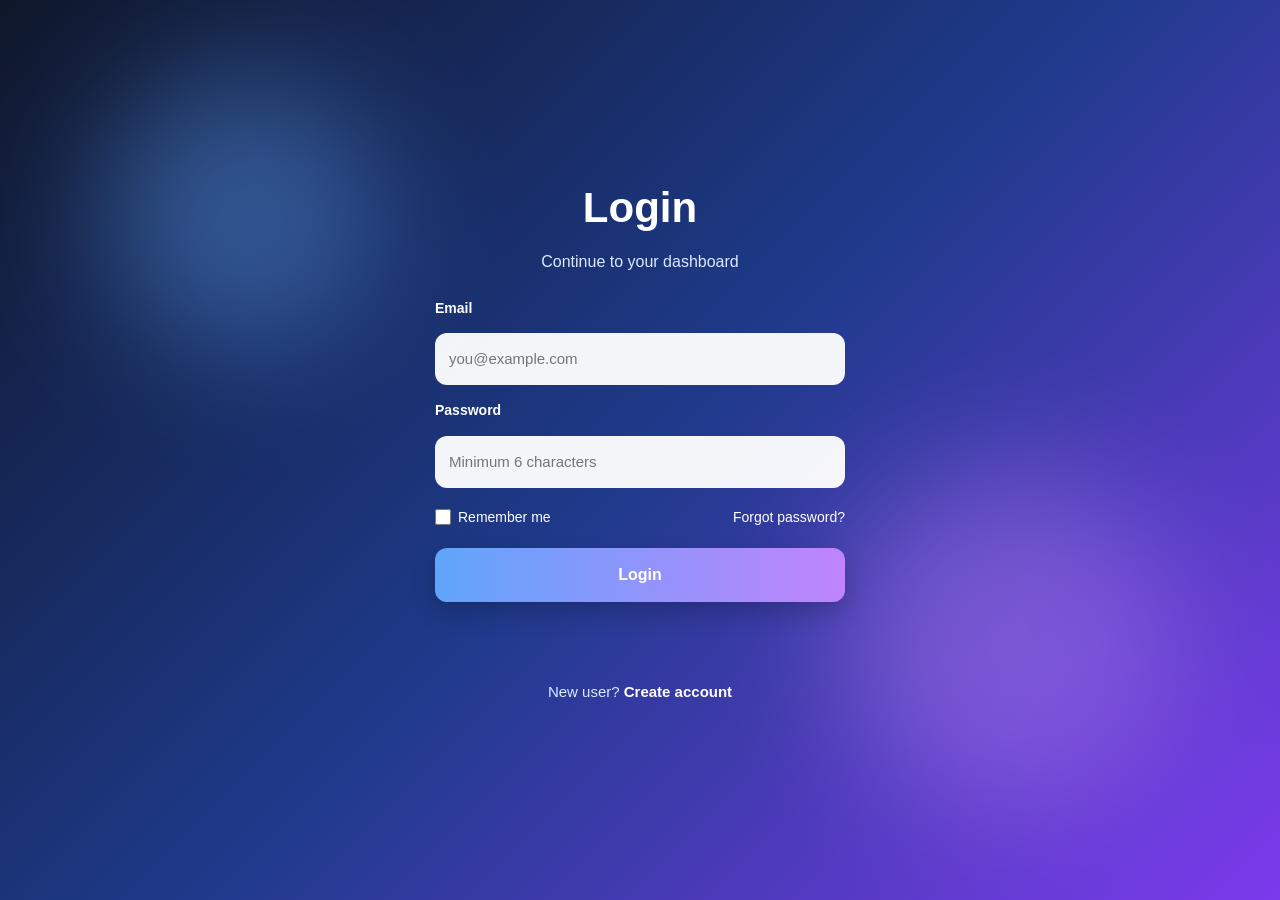
<file: Smart_library/index.html>
<!DOCTYPE html>
<html lang="en">
<head>
  <meta charset="UTF-8" />
  <meta name="viewport" content="width=device-width, initial-scale=1.0" />
  <title>BookVerse</title>
  <meta http-equiv="refresh" content="0; url=login.html" />
</head>
<body>
  <p>Redirecting to <a href="login.html">Login</a>...</p>
</body>
</html>
</file>
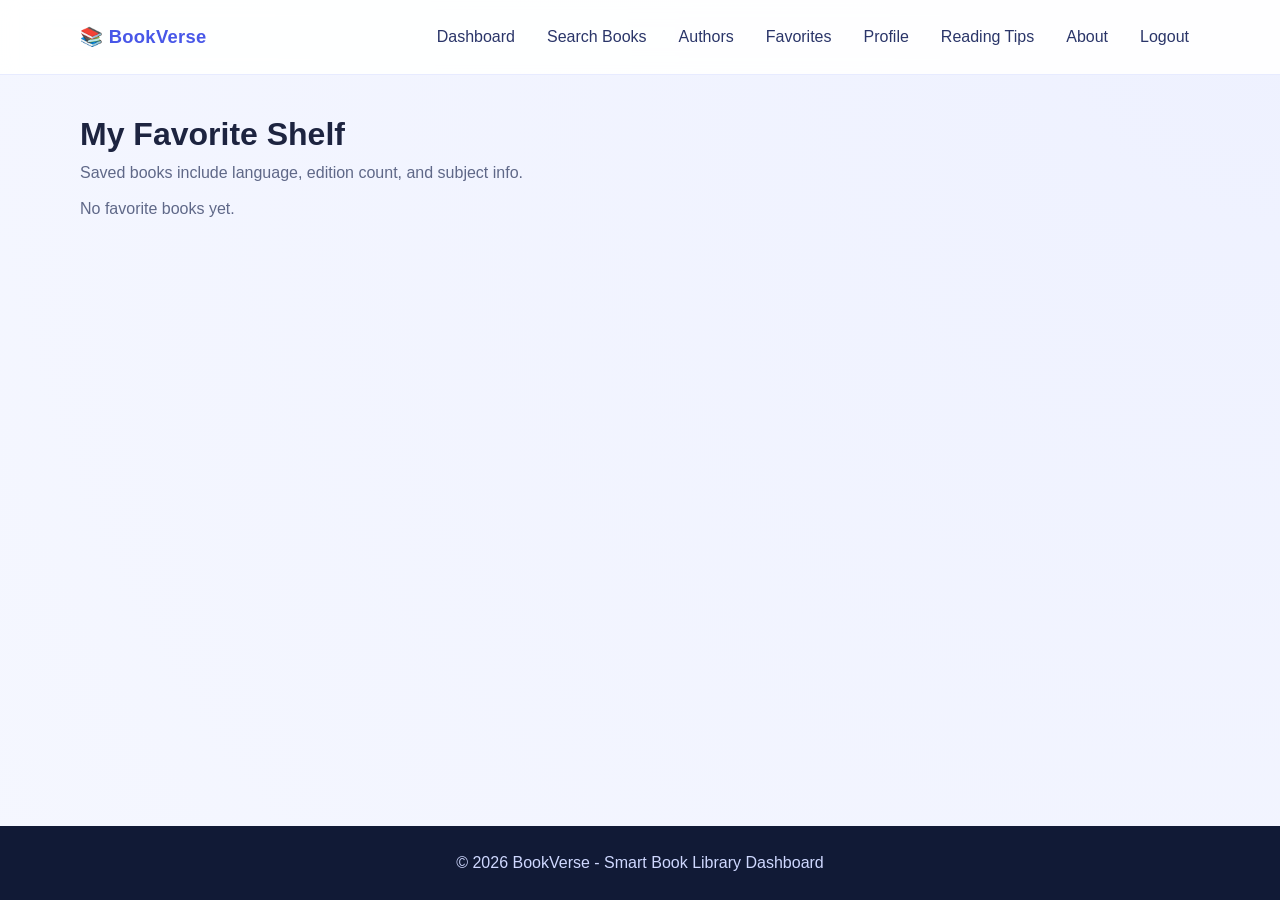
<file: Smart_library/favorites.html>
<!DOCTYPE html>
<html lang="en">
<head>
<meta charset="UTF-8" />
<meta name="viewport" content="width=device-width, initial-scale=1.0" />
<title>Favorites | BookVerse</title>

<link rel="stylesheet" href="style.css" />
<script defer src="script.js"></script>

<style>
/* keep footer bottom when no favorite cards */
body{
min-height:100vh;
display:flex;
flex-direction:column;
}

main{
flex:1;
}
</style>

</head>

<body>

<header>
<nav class="navbar container">
<a class="brand" href="home.html">📚 BookVerse</a>

<button id="menuBtn" class="menu-btn">☰</button>

<ul id="navLinks" class="nav-links">
<li><a href="home.html">Dashboard</a></li>
<li><a href="search.html">Search Books</a></li>
<li><a href="authors.html">Authors</a></li>
<li><a href="favorites.html">Favorites</a></li>
<li><a href="profile.php">Profile</a></li>
<li><a href="tips.html">Reading Tips</a></li>
<li><a href="about.html">About</a></li>
<li><a href="logout.php">Logout</a></li>
</ul>
</nav>
</header>

<main class="container section">

<h1>My Favorite Shelf</h1>

<p class="muted">
Saved books include language, edition count, and subject info.
</p>

<p id="emptyFav" class="muted" style="margin-top:10px;">
No favorite books yet.
</p>

<section id="favGrid" class="grid" style="margin-top:12px;"></section>

</main>

<footer class="footer">© 2026 BookVerse - Smart Book Library Dashboard</footer>

<button id="topBtn" class="btn btn-primary">Top</button>
<div id="toast" class="toast"></div>

</body>
</html>
</file>
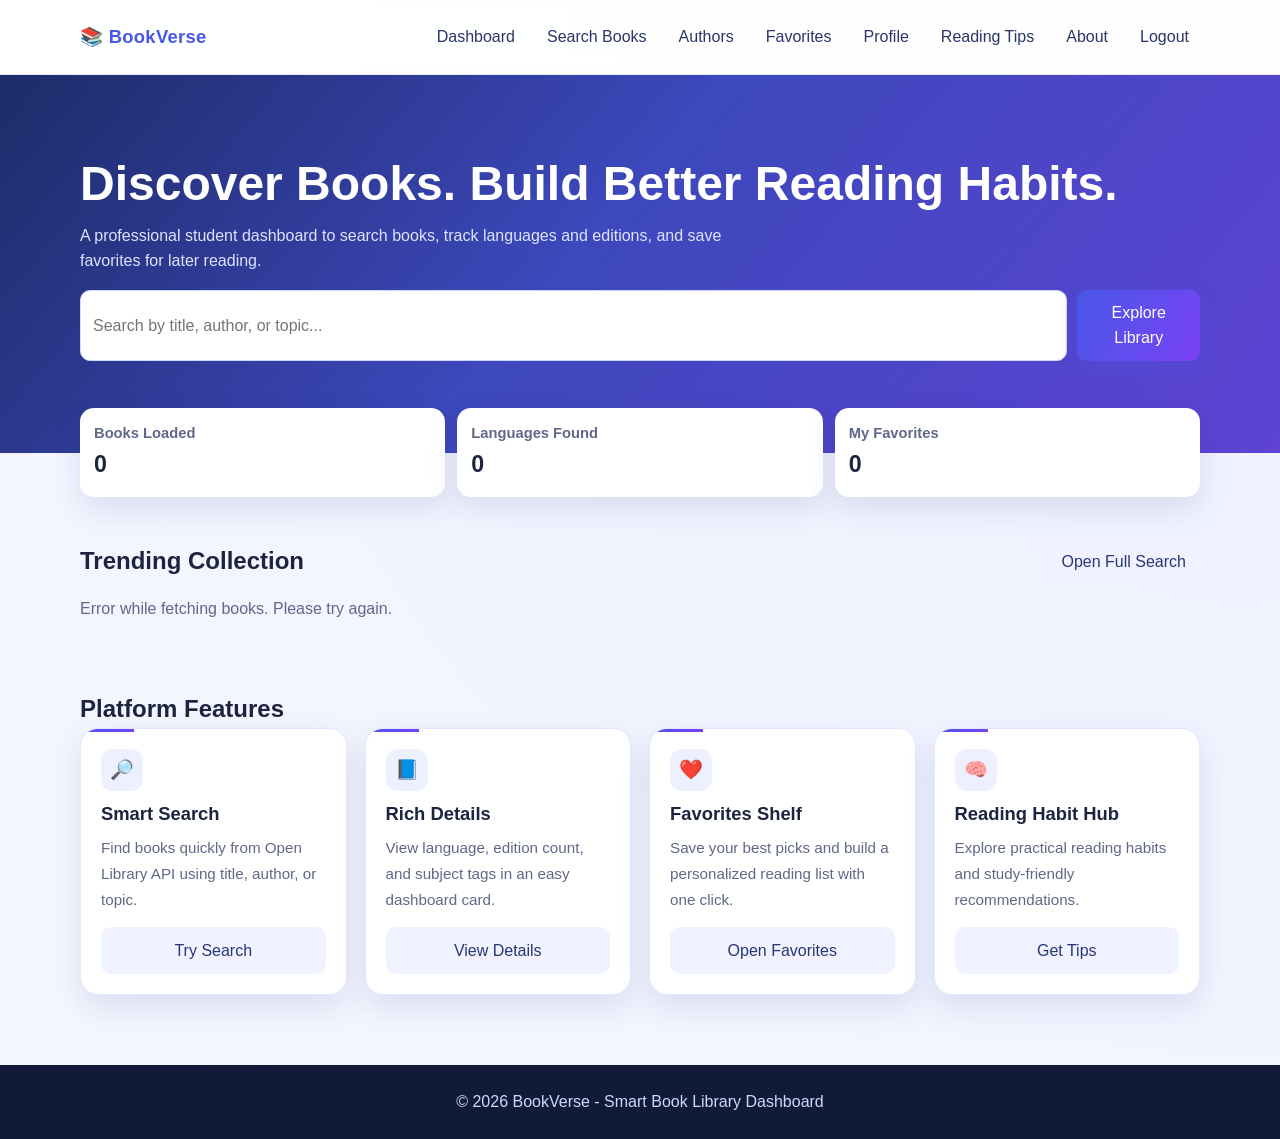
<file: Smart_library/home.html>
<!DOCTYPE html>
<html lang="en">
<head>
<meta charset="UTF-8" />
<meta name="viewport" content="width=device-width, initial-scale=1.0" />
<title>Dashboard | BookVerse</title>

<link rel="stylesheet" href="style.css" />
<script defer src="script.js"></script>

<style>
/* FIX FEATURE CARD TEXT FITTING ONLY */

.feature-grid{
display:grid;
grid-template-columns:repeat(auto-fit,minmax(250px,1fr));
gap:18px;
align-items:stretch;
}

.feature-interactive{
display:flex;
flex-direction:column;
height:100%;
padding:20px;
border-radius:18px;
}

.feature-interactive h3{
font-size:1.15rem;
margin-bottom:8px;
line-height:1.4;
word-break:break-word;
}

.feature-interactive p{
font-size:.95rem;
line-height:1.7;
color:var(--muted);
margin-bottom:14px;
flex-grow:1;
word-wrap:break-word;
overflow-wrap:break-word;
}

.feature-interactive .btn{
margin-top:auto;
width:100%;
text-align:center;
padding:11px;
}

.feature-icon{
margin-bottom:10px;
flex-shrink:0;
}

@media(max-width:768px){
.feature-grid{
grid-template-columns:1fr;
}
}
</style>
</head>

<body>
<header>
<nav class="navbar container">
<a class="brand" href="home.html">📚 BookVerse</a>
<button id="menuBtn" class="menu-btn">☰</button>

<ul id="navLinks" class="nav-links">
<li><a href="home.html">Dashboard</a></li>
<li><a href="search.html">Search Books</a></li>
<li><a href="authors.html">Authors</a></li>
<li><a href="favorites.html">Favorites</a></li>
<li><a href="profile.php">Profile</a></li>
<li><a href="tips.html">Reading Tips</a></li>
<li><a href="about.html">About</a></li>
<li><a href="logout.php">Logout</a></li>
</ul>
</nav>
</header>

<section class="hero">
<div class="container">
<h1>Discover Books. Build Better Reading Habits.</h1>
<p>A professional student dashboard to search books, track languages and editions, and save favorites for later reading.</p>

<form id="heroForm" class="row">
<input id="heroInput" type="text" placeholder="Search by title, author, or topic..." required />
<button class="btn btn-primary" type="submit">Explore Library</button>
</form>
</div>
</section>

<main class="container">

<section class="dashboard-grid">
<article class="stat-card">
<h3>Books Loaded</h3>
<p id="totalBooks">0</p>
</article>

<article class="stat-card">
<h3>Languages Found</h3>
<p id="langCount">0</p>
</article>

<article class="stat-card">
<h3>My Favorites</h3>
<p id="favCount">0</p>
</article>
</section>

<section class="section">
<div class="section-head">
<h2>Trending Collection</h2>
<a class="btn btn-secondary" href="search.html">Open Full Search</a>
</div>

<p id="trendMsg" class="muted"></p>
<div id="trendingGrid" class="grid home-book-grid"></div>
</section>

<section class="section">
<h2>Platform Features</h2>

<div class="feature-grid interactive-features">

<article class="feature feature-interactive">
<div class="feature-icon">🔎</div>
<h3>Smart Search</h3>
<p>Find books quickly from Open Library API using title, author, or topic.</p>
<a class="btn btn-secondary" href="search.html">Try Search</a>
</article>

<article class="feature feature-interactive">
<div class="feature-icon">📘</div>
<h3>Rich Details</h3>
<p>View language, edition count, and subject tags in an easy dashboard card.</p>
<a class="btn btn-secondary" href="search.html">View Details</a>
</article>

<article class="feature feature-interactive">
<div class="feature-icon">❤️</div>
<h3>Favorites Shelf</h3>
<p>Save your best picks and build a personalized reading list with one click.</p>
<a class="btn btn-secondary" href="favorites.html">Open Favorites</a>
</article>

<article class="feature feature-interactive">
<div class="feature-icon">🧠</div>
<h3>Reading Habit Hub</h3>
<p>Explore practical reading habits and study-friendly recommendations.</p>
<a class="btn btn-secondary" href="tips.html">Get Tips</a>
</article>

</div>
</section>

</main>

<footer class="footer">© 2026 BookVerse - Smart Book Library Dashboard</footer>
<button id="topBtn" class="btn btn-primary">Top</button>
<div id="toast" class="toast"></div>

</body>
</html>
</file>
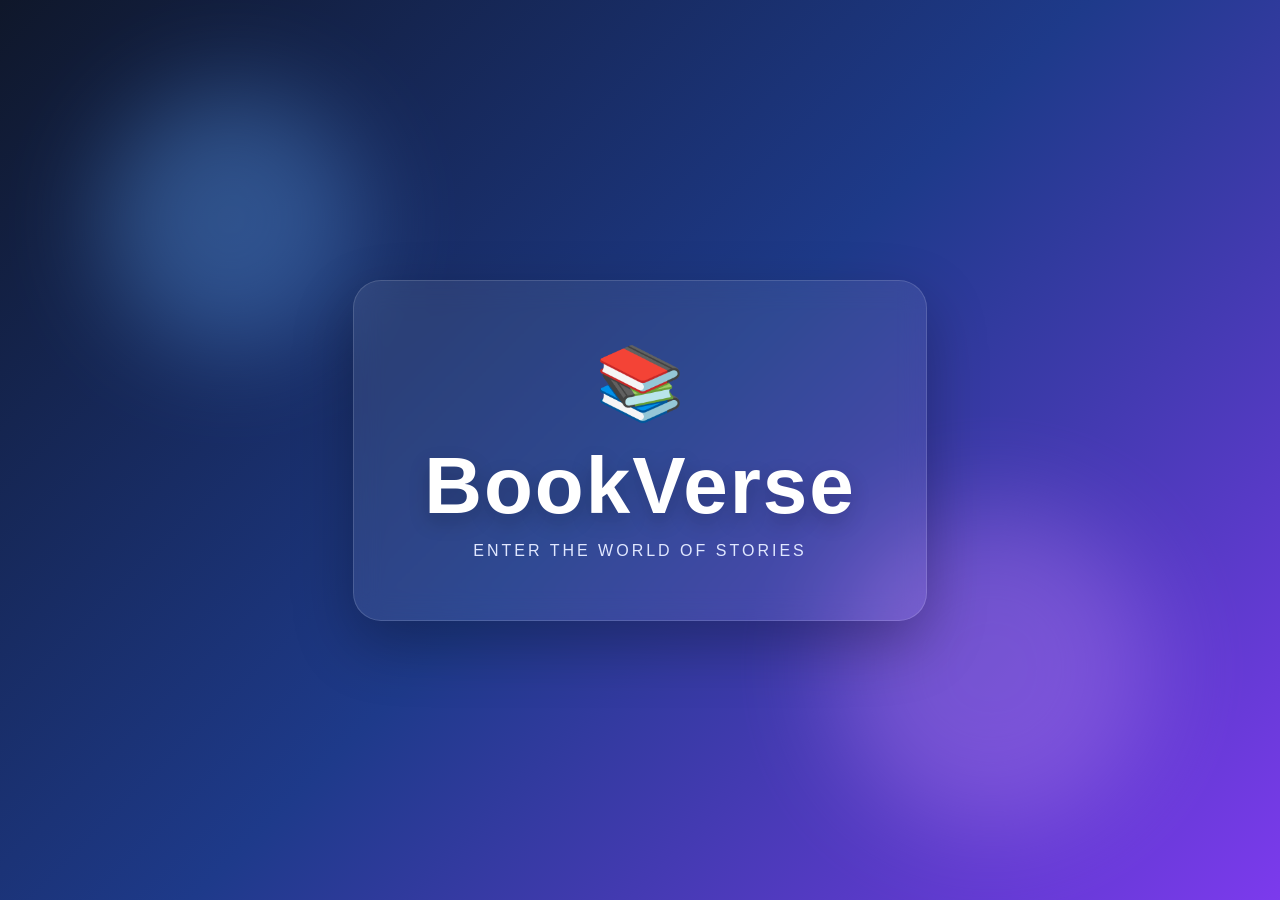
<file: Smart_library/landing.html>
<!DOCTYPE html>
<html lang="en">
<head>
<meta charset="UTF-8">
<meta name="viewport" content="width=device-width, initial-scale=1.0">
<title>BookVerse Splash Screen</title>
<style>
*{margin:0;padding:0;box-sizing:border-box}
body{font-family:Segoe UI,Arial,sans-serif;min-height:100vh;display:flex;align-items:center;justify-content:center;background:linear-gradient(135deg,#0f172a,#1e3a8a,#7c3aed);overflow:hidden;color:#fff}
body::before,body::after{content:'';position:absolute;border-radius:50%;filter:blur(50px);opacity:.35}
body::before{width:260px;height:260px;background:#60a5fa;top:10%;left:8%}
body::after{width:320px;height:320px;background:#c084fc;bottom:8%;right:10%}
.card{position:relative;z-index:2;padding:60px 70px;border:1px solid rgba(255,255,255,.14);background:rgba(255,255,255,.08);backdrop-filter:blur(14px);border-radius:28px;box-shadow:0 24px 60px rgba(0,0,0,.28);text-align:center;animation:fadeIn 1.2s ease}
.logo{font-size:72px;margin-bottom:14px;animation:float 2.5s ease-in-out infinite}
h1{font-size:clamp(2.8rem,8vw,5rem);letter-spacing:2px;font-weight:800;text-shadow:0 8px 20px rgba(0,0,0,.22)}
.sub{margin-top:10px;color:#e0e7ff;font-size:1rem;letter-spacing:3px;text-transform:uppercase}
@keyframes fadeIn{from{opacity:0;transform:scale(.9)}to{opacity:1;transform:scale(1)}}
@keyframes float{0%,100%{transform:translateY(0)}50%{transform:translateY(-10px)}}
</style>
<script>
setTimeout(function(){window.location.href='login.html';},3000);
</script>
</head>
<body>
<div class="card">
<div class="logo">📚</div>
<h1>BookVerse</h1>
<div class="sub">Enter the world of stories</div>
</div>
</body>
</html>
</file>
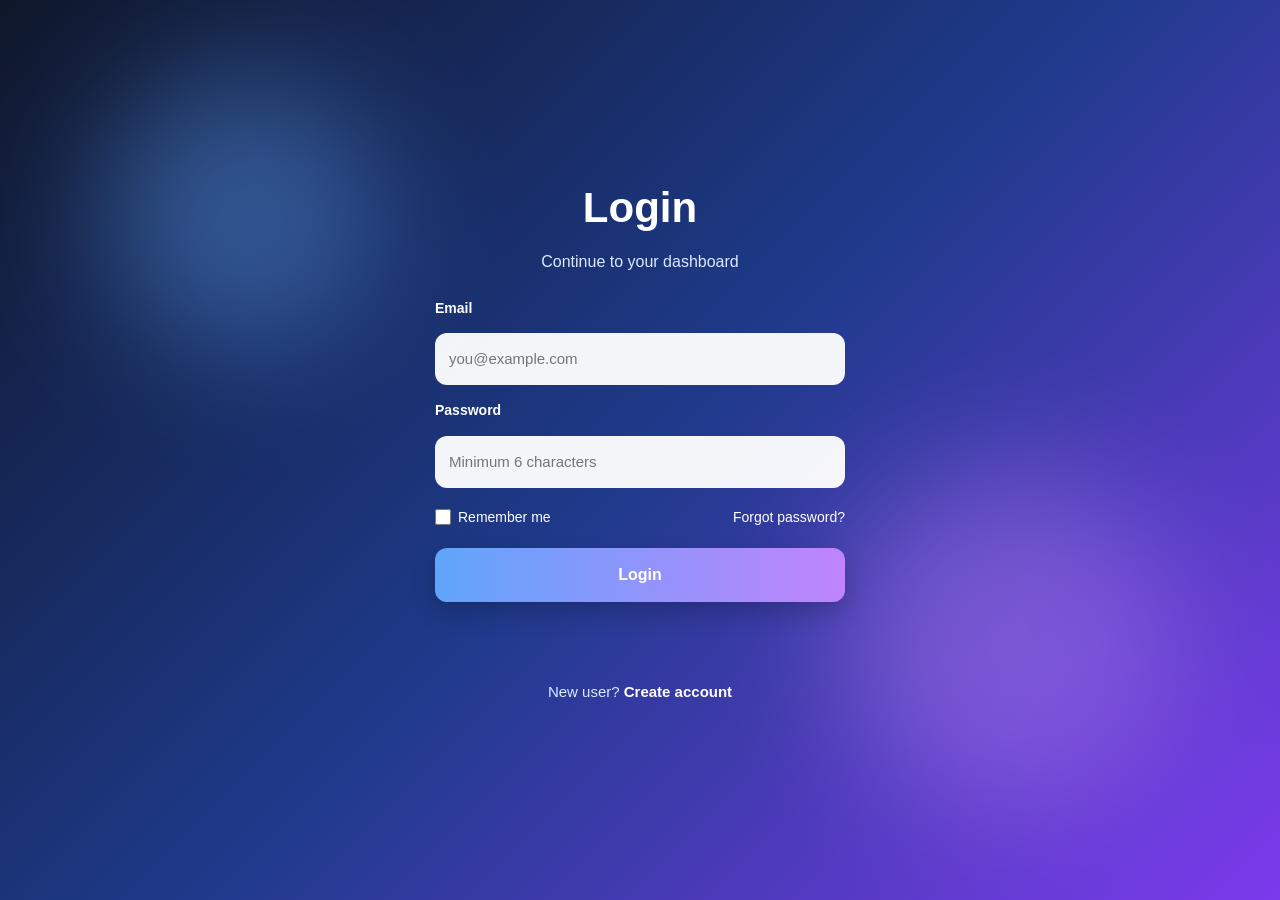
<file: Smart_library/login.html>
<!DOCTYPE html>
<html lang="en">
<head>
<meta charset="UTF-8" />
<meta name="viewport" content="width=device-width, initial-scale=1.0" />
<title>Login | BookVerse</title>

<link rel="stylesheet" href="style.css" />
<script defer src="script.js"></script>

<style>
body.auth-body{
min-height:100vh;
display:flex;
align-items:center;
justify-content:center;
background:linear-gradient(135deg,#0f172a,#1e3a8a,#7c3aed);
overflow:hidden;
position:relative;
font-family:Segoe UI,Arial,sans-serif;
}

/* glowing background */
body.auth-body::before,
body.auth-body::after{
content:"";
position:absolute;
border-radius:50%;
filter:blur(65px);
opacity:.38;
z-index:0;
animation:pulse 6s ease-in-out infinite;
}

body.auth-body::before{
width:280px;
height:280px;
background:#60a5fa;
top:8%;
left:8%;
}

body.auth-body::after{
width:340px;
height:340px;
background:#c084fc;
bottom:10%;
right:8%;
animation-delay:2s;
}

/* center only */
.auth-layout{
position:relative;
z-index:2;
display:flex;
justify-content:center;
align-items:center;
width:100%;
padding:20px;
}

/* hide left side card */
.auth-side{
display:none;
}

/* login form without outer card */
.auth-card{
width:100%;
max-width:430px;
padding:10px;
background:transparent;
border:none;
box-shadow:none;
color:#fff;
}

.auth-card h1{
font-size:42px;
text-align:center;
margin-bottom:8px;
}

.auth-card p{
text-align:center;
color:#dbeafe;
margin-bottom:22px;
}

.auth-form{
display:flex;
flex-direction:column;
gap:14px;
}

.auth-form label{
font-size:14px;
font-weight:600;
}

.auth-form input{
padding:14px;
border:none;
outline:none;
border-radius:12px;
background:rgba(255,255,255,.95);
font-size:15px;
}

.auth-form input:focus{
box-shadow:0 0 0 3px rgba(255,255,255,.15);
}

.auth-help{
display:flex;
justify-content:space-between;
align-items:center;
margin-top:4px;
font-size:14px;
}

.auth-help label{
display:flex;
align-items:center;
gap:7px;
font-weight:500;
}

.auth-help input[type="checkbox"]{
width:16px;
height:16px;
accent-color:#7c3aed;
}

.auth-help a{
color:#fff;
text-decoration:none;
}

.auth-help a:hover{
text-decoration:underline;
}

.btn{
padding:14px;
border:none;
border-radius:12px;
cursor:pointer;
font-weight:700;
font-size:16px;
margin-top:6px;
background:linear-gradient(90deg,#60a5fa,#c084fc);
color:#fff;
box-shadow:0 10px 25px rgba(0,0,0,.20);
transition:.3s;
}

.btn:hover{
transform:translateY(-2px);
}

.error{
text-align:center;
color:#ffd6d6;
margin-top:4px;
}

.auth-card > p:last-child{
margin-top:18px;
text-align:center;
font-size:15px;
}

.auth-card > p:last-child a{
color:#fff;
font-weight:700;
text-decoration:none;
}

.auth-card > p:last-child a:hover{
text-decoration:underline;
}

@keyframes pulse{
0%,100%{transform:scale(1);}
50%{transform:scale(1.08);}
}

@media(max-width:520px){
.auth-card{
max-width:100%;
padding:6px;
}
.auth-card h1{
font-size:34px;
}
.auth-help{
flex-direction:column;
gap:10px;
align-items:flex-start;
}
}
</style>

</head>

<body class="auth-body">
<main class="auth-layout">

<section class="auth-side">
</section>

<section class="auth-card">
<h1>Login</h1>
<p>Continue to your dashboard</p>

<form id="loginForm" class="auth-form" method="POST" action="login_process.php">

<label for="email">Email</label>
<input id="email" name="email" type="email" placeholder="you@example.com" required />

<label for="password">Password</label>
<input id="password" name="password" type="password" placeholder="Minimum 6 characters" required />

<div class="auth-help">
<label><input type="checkbox" /> Remember me</label>
<a href="#">Forgot password?</a>
</div>

<button class="btn btn-primary" type="submit">Login</button>

<p id="loginError" class="error"></p>

</form>

<p>New user? <a href="signup.html">Create account</a></p>
</section>

</main>
</body>
</html>
</file>
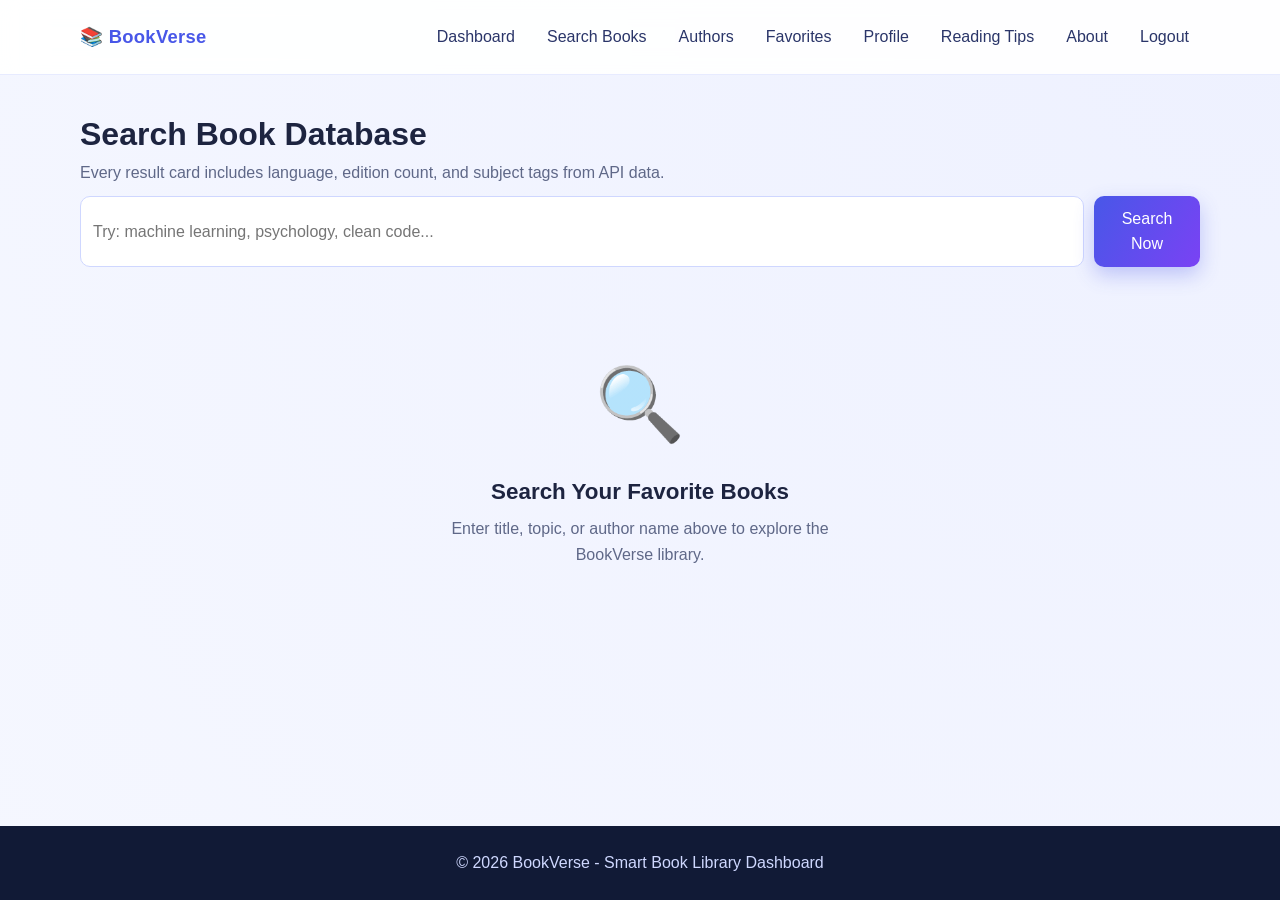
<file: Smart_library/search.html>
<!DOCTYPE html>
<html lang="en">
<head>
<meta charset="UTF-8" />
<meta name="viewport" content="width=device-width, initial-scale=1.0" />
<title>Search Books | BookVerse</title>

<link rel="stylesheet" href="style.css" />
<script defer src="script.js"></script>

<style>
body{
min-height:100vh;
display:flex;
flex-direction:column;
}

main{
flex:1;
}

/* center search icon before results */
.empty-search{
display:flex;
flex-direction:column;
align-items:center;
justify-content:center;
text-align:center;
padding:70px 20px;
color:#5f6888;
}

.empty-search .icon{
font-size:72px;
margin-bottom:12px;
opacity:.9;
}

.empty-search h2{
font-size:1.4rem;
margin-bottom:6px;
color:#1d2440;
}

.empty-search p{
max-width:420px;
}
</style>

</head>

<body>

<header>
<nav class="navbar container">
<a class="brand" href="home.html">📚 BookVerse</a>

<button id="menuBtn" class="menu-btn">☰</button>

<ul id="navLinks" class="nav-links">
<li><a href="home.html">Dashboard</a></li>
<li><a href="search.html">Search Books</a></li>
<li><a href="authors.html">Authors</a></li>
<li><a href="favorites.html">Favorites</a></li>
<li><a href="profile.php">Profile</a></li>
<li><a href="tips.html">Reading Tips</a></li>
<li><a href="about.html">About</a></li>
<li><a href="logout.php">Logout</a></li>
</ul>
</nav>
</header>

<main class="container section">

<h1>Search Book Database</h1>

<p class="muted">
Every result card includes language, edition count, and subject tags from API data.
</p>

<form id="searchForm" class="row" style="margin-top:10px;">
<input id="searchInput" type="text"
placeholder="Try: machine learning, psychology, clean code..." required />

<button class="btn btn-primary" type="submit">Search Now</button>
</form>

<p id="searchMsg" class="muted" style="margin-top:10px;"></p>

<!-- shown before search -->
<div id="emptySearch" class="empty-search">
<div class="icon">🔍</div>
<h2>Search Your Favorite Books</h2>
<p>Enter title, topic, or author name above to explore the BookVerse library.</p>
</div>

<section id="searchGrid" class="grid" style="margin-top:12px;"></section>

</main>

<footer class="footer">© 2026 BookVerse - Smart Book Library Dashboard</footer>

<button id="topBtn" class="btn btn-primary">Top</button>
<div id="toast" class="toast"></div>

<script>
/* hide icon section when search happens */
document.getElementById("searchForm").addEventListener("submit",function(){
document.getElementById("emptySearch").style.display="none";
});
</script>

</body>
</html>
</file>
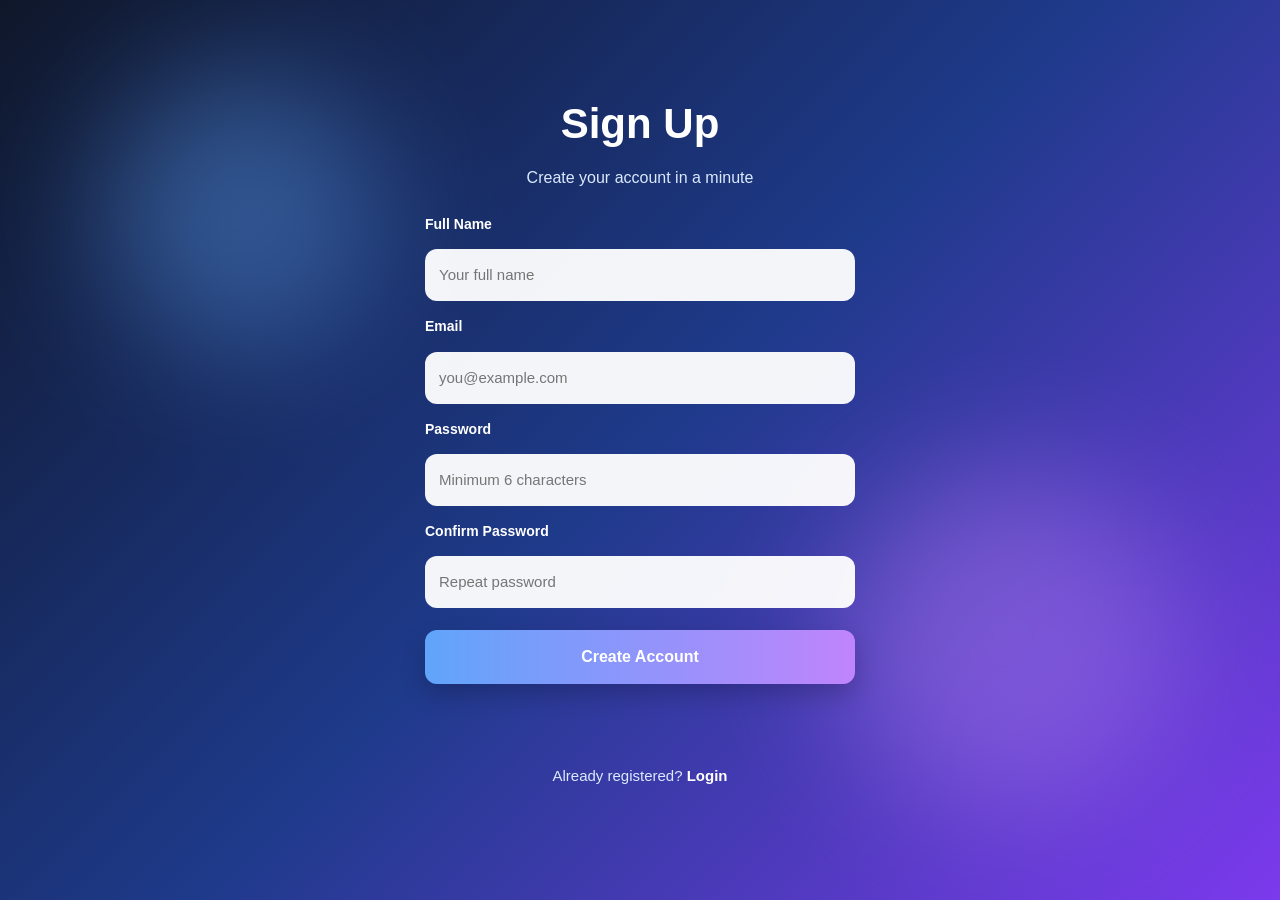
<file: Smart_library/signup.html>
<!DOCTYPE html>
<html lang="en">
<head>
<meta charset="UTF-8" />
<meta name="viewport" content="width=device-width, initial-scale=1.0" />
<title>Signup | BookVerse</title>

<link rel="stylesheet" href="style.css" />
<script defer src="script.js"></script>

<style>
body.auth-body{
min-height:100vh;
display:flex;
align-items:center;
justify-content:center;
background:linear-gradient(135deg,#0f172a,#1e3a8a,#7c3aed);
overflow:hidden;
position:relative;
font-family:Segoe UI,Arial,sans-serif;
}

/* glowing background */
body.auth-body::before,
body.auth-body::after{
content:"";
position:absolute;
border-radius:50%;
filter:blur(65px);
opacity:.38;
z-index:0;
animation:pulse 6s ease-in-out infinite;
}

body.auth-body::before{
width:280px;
height:280px;
background:#60a5fa;
top:8%;
left:8%;
}

body.auth-body::after{
width:340px;
height:340px;
background:#c084fc;
bottom:10%;
right:8%;
animation-delay:2s;
}

/* center layout */
.auth-layout{
position:relative;
z-index:2;
display:flex;
justify-content:center;
align-items:center;
width:100%;
padding:20px;
}

/* hide left side card */
.auth-side{
display:none;
}

/* remove right card box */
.auth-card{
width:100%;
max-width:450px;
padding:10px;
background:transparent;
border:none;
box-shadow:none;
color:#fff;
}

.auth-card h1{
font-size:42px;
text-align:center;
margin-bottom:8px;
}

.auth-card p{
text-align:center;
color:#dbeafe;
margin-bottom:22px;
}

.auth-form{
display:flex;
flex-direction:column;
gap:14px;
}

.auth-form label{
font-size:14px;
font-weight:600;
}

.auth-form input{
padding:14px;
border:none;
outline:none;
border-radius:12px;
background:rgba(255,255,255,.95);
font-size:15px;
}

.auth-form input:focus{
box-shadow:0 0 0 3px rgba(255,255,255,.15);
}

.btn{
padding:14px;
border:none;
border-radius:12px;
cursor:pointer;
font-weight:700;
font-size:16px;
margin-top:8px;
background:linear-gradient(90deg,#60a5fa,#c084fc);
color:#fff;
box-shadow:0 10px 25px rgba(0,0,0,.20);
transition:.3s;
}

.btn:hover{
transform:translateY(-2px);
}

.error{
text-align:center;
color:#ffd6d6;
margin-top:6px;
}

.auth-card > p:last-child{
margin-top:18px;
text-align:center;
font-size:15px;
}

.auth-card > p:last-child a{
color:#fff;
font-weight:700;
text-decoration:none;
}

.auth-card > p:last-child a:hover{
text-decoration:underline;
}

@keyframes pulse{
0%,100%{transform:scale(1);}
50%{transform:scale(1.08);}
}

@media(max-width:520px){
.auth-card{
max-width:100%;
padding:6px;
}

.auth-card h1{
font-size:34px;
}
}
</style>

</head>

<body class="auth-body">

<main class="auth-layout">

<section class="auth-side">
</section>

<section class="auth-card">

<h1>Sign Up</h1>
<p>Create your account in a minute</p>

<form id="signupForm" class="auth-form" method="POST" action="signup_process.php">

<label for="name">Full Name</label>
<input id="name" name="full_name" type="text" placeholder="Your full name" required />

<label for="semail">Email</label>
<input id="semail" name="email" type="email" placeholder="you@example.com" required />

<label for="spassword">Password</label>
<input id="spassword" name="password" type="password" placeholder="Minimum 6 characters" required />

<label for="confirm">Confirm Password</label>
<input id="confirm" name="confirm_password" type="password" placeholder="Repeat password" required />

<button class="btn btn-primary" type="submit">Create Account</button>

<p id="signupError" class="error"></p>

</form>

<p>Already registered? <a href="login.html">Login</a></p>

</section>

</main>

</body>
</html>
</file>
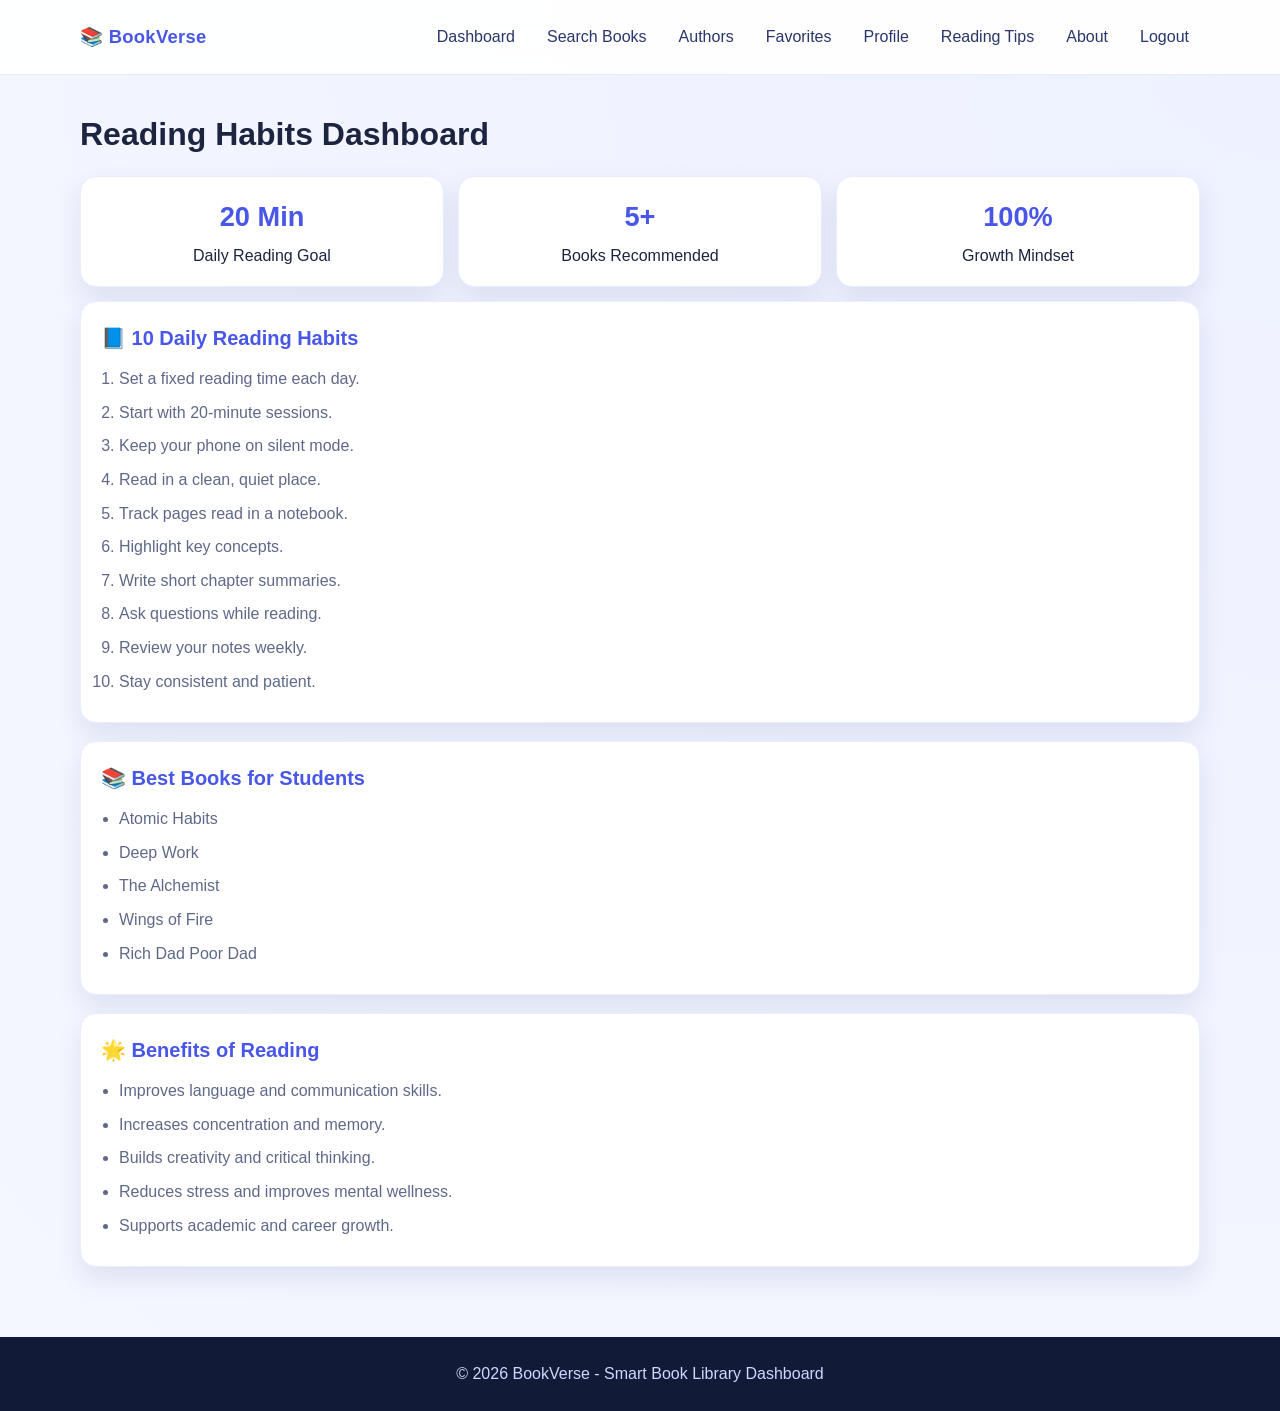
<file: Smart_library/tips.html>
<!DOCTYPE html>
<html lang="en">
<head>
<meta charset="UTF-8" />
<meta name="viewport" content="width=device-width, initial-scale=1.0" />
<title>Reading Habits | BookVerse</title>

<link rel="stylesheet" href="style.css" />
<script defer src="script.js"></script>

<style>
.tips-wrap{
display:grid;
gap:18px;
margin-top:14px;
}

.tip-card{
background:#fff;
border-radius:16px;
padding:20px;
box-shadow:0 12px 26px rgba(34,46,120,.10);
border:1px solid #e8edff;
transition:.25s;
}

.tip-card:hover{
transform:translateY(-4px);
}

.tip-card h2{
margin-bottom:12px;
color:#4857e8;
font-size:1.25rem;
}

.tip-card li{
margin-left:18px;
margin-bottom:8px;
color:#5f6888;
line-height:1.6;
}

.stats-mini{
display:grid;
grid-template-columns:repeat(auto-fit,minmax(180px,1fr));
gap:14px;
margin-top:16px;
}

.stats-mini div{
background:#fff;
padding:18px;
border-radius:16px;
text-align:center;
box-shadow:0 12px 26px rgba(34,46,120,.10);
border:1px solid #e8edff;
}

.stats-mini h3{
color:#4857e8;
font-size:1.7rem;
margin-bottom:4px;
}
</style>

</head>

<body>

<header>
<nav class="navbar container">
<a class="brand" href="home.html">📚 BookVerse</a>

<button id="menuBtn" class="menu-btn">☰</button>

<ul id="navLinks" class="nav-links">
<li><a href="home.html">Dashboard</a></li>
<li><a href="search.html">Search Books</a></li>
<li><a href="authors.html">Authors</a></li>
<li><a href="favorites.html">Favorites</a></li>
<li><a href="profile.php">Profile</a></li>
<li><a href="tips.html">Reading Tips</a></li>
<li><a href="about.html">About</a></li>
<li><a href="logout.php">Logout</a></li>
</ul>
</nav>
</header>

<main class="container section">

<h1>Reading Habits Dashboard</h1>

<div class="stats-mini">
<div>
<h3>20 Min</h3>
<p>Daily Reading Goal</p>
</div>

<div>
<h3>5+</h3>
<p>Books Recommended</p>
</div>

<div>
<h3>100%</h3>
<p>Growth Mindset</p>
</div>
</div>

<section class="tips-wrap">

<div class="tip-card">
<h2>📘 10 Daily Reading Habits</h2>
<ol>
<li>Set a fixed reading time each day.</li>
<li>Start with 20-minute sessions.</li>
<li>Keep your phone on silent mode.</li>
<li>Read in a clean, quiet place.</li>
<li>Track pages read in a notebook.</li>
<li>Highlight key concepts.</li>
<li>Write short chapter summaries.</li>
<li>Ask questions while reading.</li>
<li>Review your notes weekly.</li>
<li>Stay consistent and patient.</li>
</ol>
</div>

<div class="tip-card">
<h2>📚 Best Books for Students</h2>
<ul>
<li>Atomic Habits</li>
<li>Deep Work</li>
<li>The Alchemist</li>
<li>Wings of Fire</li>
<li>Rich Dad Poor Dad</li>
</ul>
</div>

<div class="tip-card">
<h2>🌟 Benefits of Reading</h2>
<ul>
<li>Improves language and communication skills.</li>
<li>Increases concentration and memory.</li>
<li>Builds creativity and critical thinking.</li>
<li>Reduces stress and improves mental wellness.</li>
<li>Supports academic and career growth.</li>
</ul>
</div>

</section>

</main>

<footer class="footer">© 2026 BookVerse - Smart Book Library Dashboard</footer>

<button id="topBtn" class="btn btn-primary">Top</button>
<div id="toast" class="toast"></div>

</body>
</html>
</file>
<file: Smart_library/style.css>
* {
  margin: 0;
  padding: 0;
  box-sizing: border-box;
}

:root {
  --bg: #f5f7ff;
  --surface: #ffffff;
  --surface-soft: #f0f3ff;
  --text: #1d2440;
  --muted: #5f6888;
  --primary: #4857e8;
  --primary-2: #7a42f4;
  --danger: #d33652;
  --shadow: 0 12px 30px rgba(34, 46, 120, 0.12);
  --radius: 14px;
}

body {
  font-family: "Segoe UI", Arial, sans-serif;
  background: radial-gradient(circle at top right, #eef1ff, var(--bg));
  color: var(--text);
  line-height: 1.6;
}

a {
  color: var(--primary);
  text-decoration: none;
}

.container {
  width: min(1120px, 92%);
  margin: auto;
}

header {
  position: sticky;
  top: 0;
  z-index: 20;
  background: rgba(255, 255, 255, 0.92);
  backdrop-filter: blur(10px);
  border-bottom: 1px solid #e7ebff;
}

.navbar {
  min-height: 74px;
  display: flex;
  align-items: center;
  justify-content: space-between;
}

.brand {
  font-size: 1.15rem;
  font-weight: 700;
  letter-spacing: 0.3px;
}

.nav-links {
  display: flex;
  list-style: none;
  gap: 10px;
}

.nav-links a {
  display: inline-block;
  padding: 8px 11px;
  border-radius: 10px;
  transition: 0.2s ease;
  color: #2a3569;
}

.nav-links a:hover {
  background: var(--surface-soft);
}

.menu-btn {
  display: none;
  border: none;
  background: transparent;
  font-size: 1.45rem;
}

.hero {
  background: linear-gradient(130deg, #1e2b68 0%, #3c48bb 45%, #5e43d4 100%);
  color: #fff;
  padding: 80px 0 92px;
}

.hero h1 {
  font-size: clamp(2rem, 4vw, 3rem);
  line-height: 1.2;
  margin-bottom: 10px;
}

.hero p {
  max-width: 700px;
  color: #dde4ff;
  margin-bottom: 16px;
}

.row {
  display: flex;
  gap: 10px;
}

input,
button {
  font: inherit;
}

input {
  width: 100%;
  border: 1px solid #cfd7ff;
  border-radius: 10px;
  background: #fff;
  padding: 11px 12px;
}

input:focus {
  outline: 2px solid #d9e0ff;
}

.btn {
  border: none;
  border-radius: 10px;
  padding: 10px 14px;
  cursor: pointer;
  transition: transform 0.2s ease, box-shadow 0.2s ease;
}

.btn:hover {
  transform: translateY(-2px);
}

.btn-primary {
  background: linear-gradient(120deg, var(--primary), var(--primary-2));
  color: #fff;
  box-shadow: 0 8px 20px rgba(72, 87, 232, 0.3);
}

.btn-secondary {
  background: var(--surface-soft);
  color: #283676;
}

.btn-danger {
  background: #ffeaf0;
  color: #96233a;
}

.section {
  padding: 34px 0;
}

.section-head {
  display: flex;
  justify-content: space-between;
  align-items: center;
  margin-bottom: 12px;
}

.grid {
  display: grid;
  grid-template-columns: repeat(auto-fill, minmax(250px, 1fr));
  gap: 16px;
}

.home-book-grid {
  grid-template-columns: repeat(3, minmax(0, 1fr));
  gap: 80px;
}

.card {
  background: var(--surface);
  border-radius: var(--radius);
  box-shadow: var(--shadow);
  overflow: hidden;
  transition: 0.25s ease;
  border: 1px solid #edf0ff;
}

.card:hover {
  transform: translateY(-5px);
  box-shadow: 0 18px 32px rgba(43, 53, 128, 0.2);
}

.card img {
  width: 100%;
  height: 260px;
  object-fit: cover;
}

.card-body {
  padding: 13px;
}

.card-body h3 {
  font-size: 1.02rem;
  margin-bottom: 4px;
}

.card-body p {
  color: var(--muted);
  font-size: 0.9rem;
}

.meta-wrap {
  display: grid;
  gap: 4px;
  margin-top: 6px;
}

.chips {
  display: flex;
  flex-wrap: wrap;
  gap: 6px;
  margin-top: 8px;
}

.chip {
  background: #edf1ff;
  color: #334288;
  border-radius: 999px;
  font-size: 0.76rem;
  padding: 3px 8px;
}

.actions {
  display: flex;
  gap: 8px;
  margin-top: 10px;
}

.actions .btn {
  width: 100%;
  text-align: center;
}

.dashboard-grid {
  display: grid;
  grid-template-columns: repeat(auto-fit, minmax(190px, 1fr));
  gap: 12px;
  margin-top: -45px;
  margin-bottom: 8px;
}

.stat-card {
  background: #fff;
  border-radius: var(--radius);
  box-shadow: var(--shadow);
  padding: 14px;
}

.stat-card h3 {
  font-size: 0.92rem;
  color: var(--muted);
}

.stat-card p {
  font-size: 1.45rem;
  font-weight: 700;
}

.feature-grid {
  display: grid;
  gap: 12px;
  grid-template-columns: repeat(auto-fit, minmax(200px, 1fr));
}

.feature {
  background: #fff;
  border-radius: var(--radius);
  box-shadow: var(--shadow);
  padding: 14px;
  transition: 0.2s ease;
}

.feature:hover {
  transform: translateY(-4px);
}

.interactive-features {
  gap: 20px;
}

.feature-interactive {
  position: relative;
  padding: 16px;
  border: 1px solid #e3e8ff;
  overflow: hidden;
}

.feature-interactive::before {
  content: "";
  position: absolute;
  inset: 0 auto auto 0;
  width: 100%;
  height: 3px;
  background: linear-gradient(120deg, var(--primary), var(--primary-2));
  transform: scaleX(0.2);
  transform-origin: left;
  transition: transform 0.25s ease;
}

.feature-interactive:hover::before {
  transform: scaleX(1);
}

.feature-icon {
  width: 42px;
  height: 42px;
  border-radius: 12px;
  display: grid;
  place-items: center;
  background: #edf1ff;
  font-size: 1.2rem;
  margin-bottom: 8px;
}

.feature-interactive .btn {
  margin-top: 10px;
  width: 100%;
}

.muted {
  color: var(--muted);
}

.details {
  display: grid;
  grid-template-columns: minmax(240px, 310px) 1fr;
  gap: 20px;
  background: #fff;
  border-radius: var(--radius);
  padding: 18px;
  box-shadow: var(--shadow);
  border: 1px solid #e9edff;
}

.details img {
  width: 100%;
  border-radius: 10px;
}

.details h2 {
  margin-bottom: 8px;
}

.details-list {
  display: grid;
  gap: 6px;
  margin: 8px 0;
}

.tips-layout,
.about-layout {
  display: grid;
  gap: 14px;
  grid-template-columns: repeat(auto-fit, minmax(250px, 1fr));
}

.tips-box,
.about-box,
.table-box {
  background: #fff;
  border-radius: var(--radius);
  box-shadow: var(--shadow);
  border: 1px solid #e7ebff;
  padding: 16px;
}

.tips-box h2,
.about-box h2 {
  margin-bottom: 8px;
}

.tips-box li,
.about-box li {
  margin-left: 16px;
  margin-bottom: 5px;
}

.footer {
  background: #111a36;
  color: #cfd8ff;
  text-align: center;
  padding: 24px 12px;
  margin-top: 36px;
}

.auth-body {
  min-height: 100vh;
  display: flex;
  align-items: center;
  justify-content: center;
  padding: 24px;
  background: linear-gradient(135deg, #fff8ef 0%, #eef7ff 55%, #f5efff 100%);
}

.auth-layout {
  width: min(980px, 100%);
  display: grid;
  grid-template-columns: 1fr 1fr;
  gap: 18px;
}

.auth-side {
  background: linear-gradient(140deg, #fff2de, #ffe7f2);
  border: 1px solid #ffe1ef;
  border-radius: 16px;
  box-shadow: 0 16px 32px rgba(190, 108, 141, 0.18);
  padding: 24px;
}

.auth-side h2 {
  margin-bottom: 8px;
}

.auth-side p {
  color: #5f6888;
  margin-bottom: 10px;
}

.auth-side li {
  margin-left: 16px;
  margin-bottom: 5px;
}

.auth-card {
  width: 100%;
  background: #ffffff;
  border-radius: 16px;
  padding: 24px;
  border: 1px solid #e8edff;
  box-shadow: 0 16px 32px rgba(64, 74, 146, 0.16);
  transition: transform 0.2s ease, box-shadow 0.2s ease;
}

.auth-card:hover {
  transform: translateY(-3px);
  box-shadow: 0 20px 34px rgba(64, 74, 146, 0.2);
}

.auth-form {
  display: grid;
  gap: 10px;
}

.error {
  color: #bf2441;
  min-height: 20px;
}

.auth-help {
  display: flex;
  justify-content: space-between;
  font-size: 0.9rem;
}

table {
  width: 100%;
  border-collapse: collapse;
}

th,
td {
  border: 1px solid #d9dff8;
  padding: 10px;
}

th {
  background: #eff2ff;
}

#topBtn {
  position: fixed;
  right: 14px;
  bottom: 14px;
  display: none;
}

.toast {
  position: fixed;
  left: 14px;
  bottom: 14px;
  background: #1d2a5f;
  color: #fff;
  border-radius: 8px;
  padding: 8px 12px;
  display: none;
}

.video-wrap iframe {
  width: 100%;
  min-height: 300px;
  border: 0;
  border-radius: 10px;
}

@media (max-width: 860px) {
  .menu-btn {
    display: inline-block;
  }

  .nav-links {
    display: none;
    position: absolute;
    top: 74px;
    right: 4%;
    min-width: 220px;
    flex-direction: column;
    background: #fff;
    border-radius: 10px;
    padding: 10px;
    box-shadow: var(--shadow);
  }

  .nav-links.show {
    display: flex;
  }

  .row {
    flex-direction: column;
  }

  .auth-layout {
    grid-template-columns: 1fr;
  }

  .details {
    grid-template-columns: 1fr;
  }

  .dashboard-grid {
    margin-top: -28px;
  }

  .home-book-grid {
    grid-template-columns: repeat(2, minmax(0, 1fr));
  }
}

@media (max-width: 620px) {
  .home-book-grid {
    grid-template-columns: 1fr;
  }
}
/* about.css */

.about-main{
max-width:950px;
margin:auto;
}

.about-hero{
background:linear-gradient(135deg,#4857e8,#7a42f4);
color:#fff;
padding:45px 35px;
border-radius:22px;
box-shadow:0 20px 40px rgba(72,87,232,.20);
text-align:center;
}

.about-hero h1{
font-size:2.3rem;
margin-bottom:10px;
}

.about-hero p{
max-width:720px;
margin:auto;
color:#e8eaff;
font-size:1.05rem;
line-height:1.7;
}

.info-stack{
margin-top:24px;
display:grid;
gap:18px;
}

.info-card{
background:#fff;
border-radius:18px;
padding:22px;
box-shadow:0 12px 28px rgba(34,46,120,.10);
border:1px solid #e8edff;
transition:.3s;
position:relative;
overflow:hidden;
}

.info-card::before{
content:"";
position:absolute;
left:0;
top:0;
width:5px;
height:100%;
background:linear-gradient(#4857e8,#7a42f4);
}

.info-card:hover{
transform:translateY(-5px);
box-shadow:0 18px 34px rgba(34,46,120,.14);
}

.info-card h2{
margin-bottom:10px;
padding-left:10px;
color:#1d2440;
}

.info-card p,
.info-card li{
color:#5f6888;
font-size:1rem;
line-height:1.7;
}

.info-card ul{
padding-left:28px;
display:grid;
gap:8px;
}

.stats-row{
margin-top:24px;
display:grid;
grid-template-columns:repeat(auto-fit,minmax(180px,1fr));
gap:16px;
}

.stat-mini{
background:#fff;
padding:20px;
border-radius:18px;
text-align:center;
box-shadow:0 12px 28px rgba(34,46,120,.10);
border:1px solid #e8edff;
transition:.3s;
}

.stat-mini:hover{
transform:translateY(-4px);
}

.stat-mini h3{
font-size:2rem;
color:#4857e8;
margin-bottom:6px;
}

.stat-mini p{
color:#5f6888;
font-size:.95rem;
}

@media(max-width:700px){

.about-hero{
padding:34px 22px;
}

.about-hero h1{
font-size:1.8rem;
}

}
</file>
